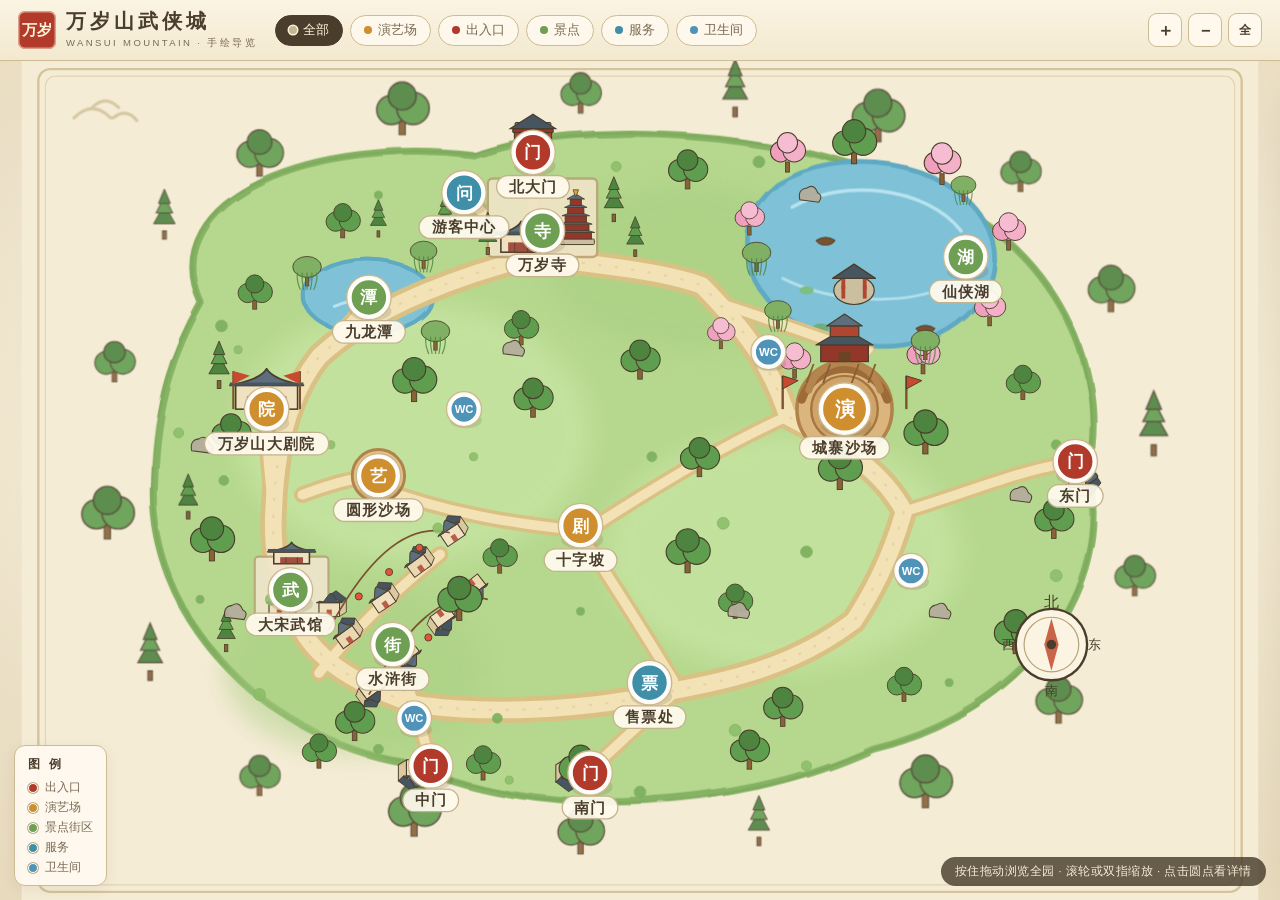
<file: index.html>
<!DOCTYPE html>
<html lang="zh-CN">
<head>
<meta charset="UTF-8">
<meta name="viewport" content="width=device-width,initial-scale=1,maximum-scale=1,user-scalable=no">
<title>万岁山武侠城 · 手绘导览图</title>
<link rel="stylesheet" href="css/style.css">
</head>
<body>
<div id="app">
  <!-- 顶部 -->
  <header class="hud">
    <div class="brand">
      <span class="seal">万岁</span>
      <div class="brand-txt">
        <h1>万岁山武侠城</h1>
        <small>WANSUI MOUNTAIN · 手绘导览</small>
      </div>
    </div>
    <div class="chips" id="chips">
      <button class="chip on" data-cat="all"><span></span>全部</button>
      <button class="chip" data-cat="show"><span style="background:#cf8f2e"></span>演艺场</button>
      <button class="chip" data-cat="gate"><span style="background:#b23a2a"></span>出入口</button>
      <button class="chip" data-cat="spot"><span style="background:#6f9f52"></span>景点</button>
      <button class="chip" data-cat="service"><span style="background:#3f8fa8"></span>服务</button>
      <button class="chip" data-cat="wc"><span style="background:#4f93b8"></span>卫生间</button>
    </div>
    <div class="zooms">
      <button id="zin" aria-label="放大">＋</button>
      <button id="zout" aria-label="缩小">－</button>
      <button id="zfit" aria-label="回到全园" title="回到全园">全</button>
    </div>
  </header>

  <!-- 地图 -->
  <div id="stage">
    <svg id="svg" xmlns="http://www.w3.org/2000/svg">
      <g id="world">
        <g id="art"></g>
        <g id="routeLayer"></g>
        <g id="pins"></g>
      </g>
    </svg>

    <!-- 图例 -->
    <div class="legend">
      <b>图 例</b>
      <i><span style="background:#b23a2a"></span>出入口</i>
      <i><span style="background:#cf8f2e"></span>演艺场</i>
      <i><span style="background:#6f9f52"></span>景点街区</i>
      <i><span style="background:#3f8fa8"></span>服务</i>
      <i><span style="background:#4f93b8"></span>卫生间</i>
    </div>
    <div class="hint">按住拖动浏览全园 · 滚轮或双指缩放 · 点击圆点看详情</div>

    <!-- 详情卡 -->
    <aside id="panel" class="panel"></aside>
  </div>

  <!-- 全屏实景（720° 全景） -->
  <div id="sceneView" aria-hidden="true"></div>
</div>
<script src="vendor/marzipano.js"></script>
<script type="module" src="js/app.js"></script>
</body>
</html>
</file>
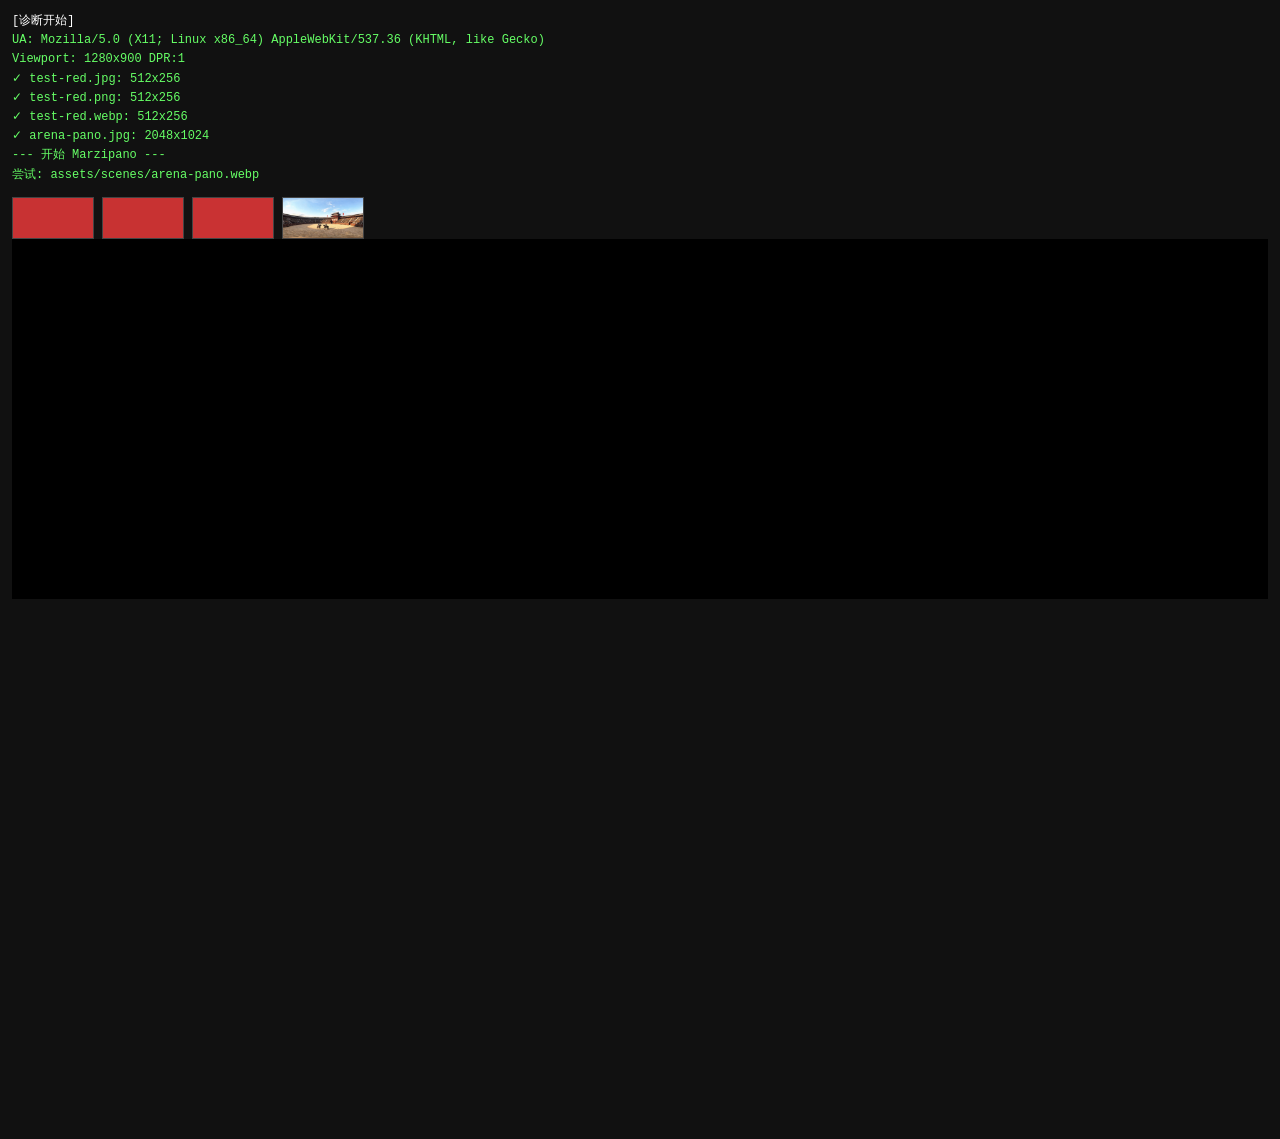
<file: diag-pano.html>
<!DOCTYPE html>
<html>
<head>
<meta charset="UTF-8">
<meta name="viewport" content="width=device-width,initial-scale=1">
<title>Marzipano 诊断</title>
<style>
  body{margin:0;background:#111;color:#fff;font-family:monospace;padding:12px}
  #log{white-space:pre-wrap;font-size:12px;line-height:1.6;margin-bottom:12px;max-height:50vh;overflow-y:auto}
  #pano{width:100%;height:40vh;background:#000}
  #imgs{display:flex;gap:8px;flex-wrap:wrap;margin-top:8px}
  #imgs img{width:80px;height:40px;object-fit:cover;border:1px solid #444}
  .ok{color:#6f6}.err{color:#f66}.warn{color:#fa0}
</style>
</head>
<body>
<div id="log">[诊断开始]</div>
<div id="imgs"></div>
<div id="pano"></div>
<script src="vendor/marzipano.js"></script>
<script>
const log=document.getElementById('log')
const imgsDiv=document.getElementById('imgs')
function L(msg,cls='ok'){ log.innerHTML+=`\n<span class="${cls}">${msg}</span>`; log.scrollTop=log.scrollHeight }

L('UA: ' + navigator.userAgent.substring(0,70))
L('Viewport: ' + innerWidth + 'x' + innerHeight + ' DPR:' + devicePixelRatio)

// 测试 4 张图：小测试图 + 全景图，JPG + WebP + PNG
const tests = [
  { name: 'test-red.jpg', url: 'assets/scenes/test-red.jpg' },
  { name: 'test-red.webp', url: 'assets/scenes/test-red.webp' },
  { name: 'test-red.png', url: 'assets/scenes/test-red.png' },
  { name: 'arena-pano.jpg', url: 'assets/scenes/arena-pano.jpg' },
]

let loaded = 0
tests.forEach(t=>{
  const img = new Image()
  img.onload = ()=>{
    L(`✓ ${t.name}: ${img.naturalWidth}x${img.naturalHeight}`)
    const thumb = document.createElement('img')
    thumb.src = t.url
    thumb.title = t.name
    imgsDiv.appendChild(thumb)
    loaded++
    if(loaded === tests.length) startMarzipano()
  }
  img.onerror = (e)=>{
    L(`✗ ${t.name}: 加载失败`, 'err')
    loaded++
    if(loaded === tests.length) startMarzipano()
  }
  img.src = t.url
})

function startMarzipano(){
  L('--- 开始 Marzipano ---')
  
  // 优先用 WebP，失败回退 JPG
  const tryUrls = ['assets/scenes/arena-pano.webp', 'assets/scenes/arena-pano.jpg']
  let idx = 0
  
  function tryNext(){
    if(idx >= tryUrls.length){
      L('所有格式都失败', 'err')
      return
    }
    const url = tryUrls[idx]
    L('尝试: ' + url)
    
    try{
      const viewer = new Marzipano.Viewer(document.getElementById('pano'), {controls:{mouseViewMode:'drag'}})
      const source = Marzipano.ImageUrlSource.fromString(url)
      const geometry = new Marzipano.EquirectGeometry([{width:2048}])
      const limiter = Marzipano.RectilinearView.limit.traditional(2048, 120*Math.PI/180, 176*Math.PI/180)
      const view = new Marzipano.RectilinearView({yaw:0,pitch:0,fov:1.3}, limiter)
      const scene = viewer.createScene({source, geometry, view})
      
      // 监听纹理加载
      const layer = scene.listLayers()[0]
      let textureLoaded = false
      
      const checkTimer = setInterval(()=>{
        const tex = layer.texture()
        if(tex && !textureLoaded){
          textureLoaded = true
          clearInterval(checkTimer)
          L('纹理加载成功: ' + url)
          scene.switchTo({transitionDuration:0})
          L('switchTo 完成')
        }
      }, 100)
      
      // 5秒超时
      setTimeout(()=>{
        if(!textureLoaded){
          clearInterval(checkTimer)
          L('纹理加载超时: ' + url, 'err')
          viewer.destroy()
          idx++
          tryNext()
        }
      }, 5000)
      
    }catch(e){
      L('异常: ' + e.message, 'err')
      idx++
      tryNext()
    }
  }
  
  tryNext()
}
</script>
</body>
</html>
</file>
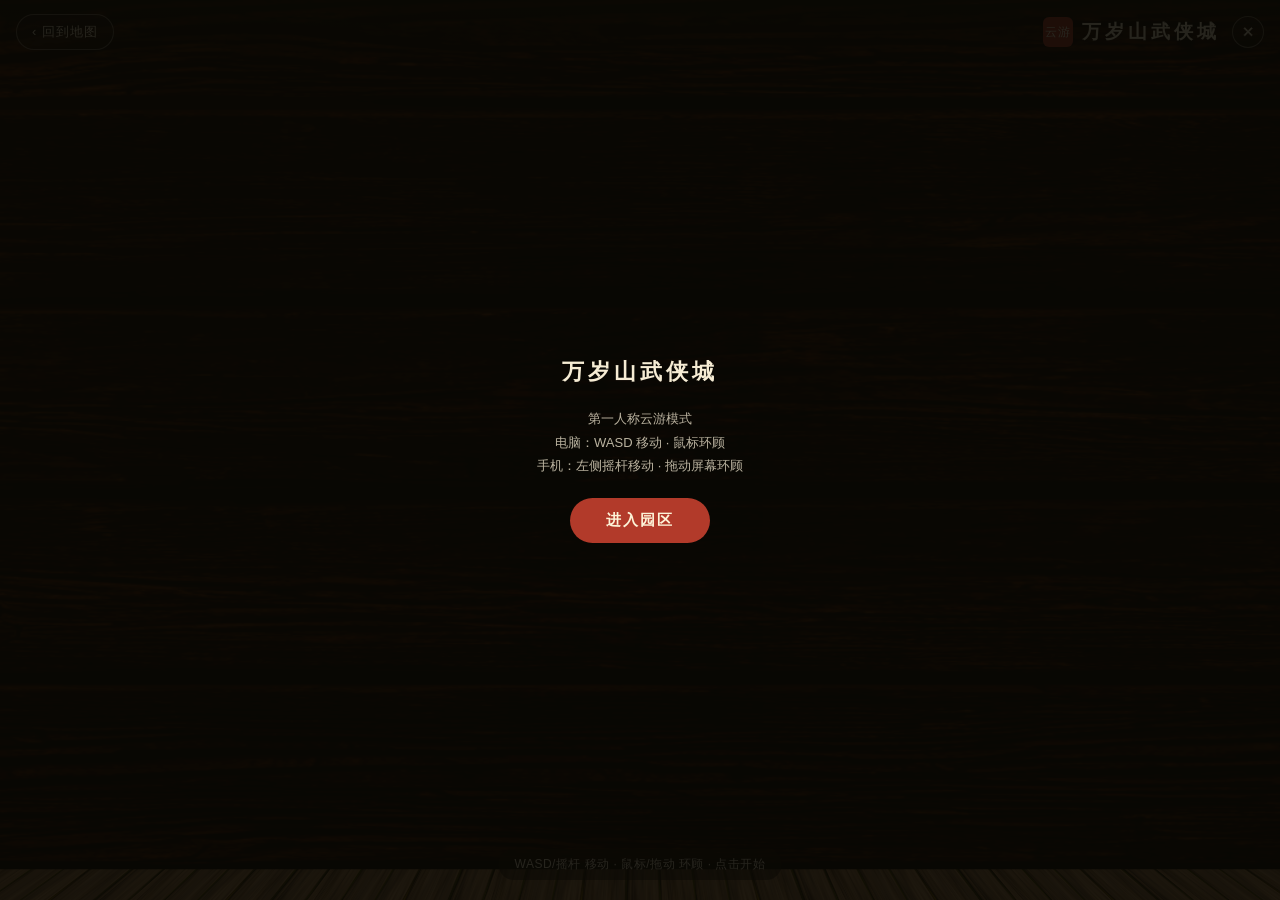
<file: walk-arena.html>
<!DOCTYPE html>
<html lang="zh-CN">
<head>
<meta charset="UTF-8">
<meta name="viewport" content="width=device-width,initial-scale=1,maximum-scale=1,user-scalable=no">
<title>万岁山武侠城 · 云游</title>
<style>
  *{margin:0;padding:0;box-sizing:border-box}
  body{overflow:hidden;background:#1a1510;font-family:"PingFang SC","Microsoft YaHei",sans-serif}
  #app{position:fixed;inset:0}
  canvas{display:block}
  .hud{position:fixed;top:0;left:0;right:0;z-index:10;display:flex;align-items:center;gap:12px;
    padding:14px 16px;background:linear-gradient(180deg,rgba(10,8,4,.72),transparent);pointer-events:none}
  .hud>*{pointer-events:auto}
  .btn-back{border:1px solid rgba(246,236,212,.4);background:rgba(20,14,8,.5);color:#f6ecd4;
    font-size:13px;padding:8px 15px;border-radius:999px;letter-spacing:1px;cursor:pointer}
  .title{margin-left:auto;display:flex;align-items:center;gap:9px}
  .title span{display:inline-flex;align-items:center;justify-content:center;width:30px;height:30px;
    background:#b23a2a;color:#fdf3d8;font-size:12px;border-radius:6px;letter-spacing:1px}
  .title b{font-size:19px;letter-spacing:4px;color:#f6ecd4;text-shadow:0 2px 10px rgba(0,0,0,.5)}
  .btn-x{width:32px;height:32px;border-radius:50%;border:1px solid rgba(246,236,212,.4);
    background:rgba(20,14,8,.5);color:#f6ecd4;font-size:13px;line-height:1;cursor:pointer}
  .hint{position:fixed;bottom:20px;left:50%;transform:translateX(-50%);z-index:10;
    background:rgba(20,14,8,.55);color:#f6ecd4;font-size:12px;padding:7px 16px;border-radius:999px;
    letter-spacing:.5px;pointer-events:none;white-space:nowrap}
  #joystick{position:fixed;bottom:90px;left:24px;z-index:20;width:110px;height:110px;
    border-radius:50%;background:rgba(20,14,8,.35);border:1.5px solid rgba(246,236,212,.25);
    display:none;touch-action:none}
  #joystick .stick{position:absolute;left:50%;top:50%;width:44px;height:44px;border-radius:50%;
    background:rgba(246,236,212,.5);transform:translate(-50%,-50%);transition:transform .1s}
  #overlay{position:fixed;inset:0;z-index:100;background:rgba(10,8,4,.88);display:flex;
    flex-direction:column;align-items:center;justify-content:center;gap:20px;color:#f6ecd4;
    pointer-events:auto}
  #overlay h2{font-size:22px;letter-spacing:4px;font-weight:700}
  #overlay p{font-size:13px;opacity:.75;line-height:1.8;text-align:center;max-width:280px}
  #overlay .start{background:#b23a2a;color:#fdf3d8;border:none;padding:13px 36px;font-size:15px;
    border-radius:999px;letter-spacing:2px;cursor:pointer;font-weight:700}
  @media (max-width:720px){
    #joystick{display:block}
    .hint{bottom:210px}
  }
</style>
</head>
<body>
<div id="app"></div>

<div class="hud">
  <button class="btn-back" id="btnBack">‹ 回到地图</button>
  <div class="title"><span>云游</span><b>万岁山武侠城</b></div>
  <button class="btn-x" id="btnX">✕</button>
</div>

<div class="hint">WASD/摇杆 移动 · 鼠标/拖动 环顾 · 点击开始</div>

<div id="joystick"><div class="stick"></div></div>

<div id="overlay">
  <h2>万岁山武侠城</h2>
  <p>第一人称云游模式<br>
  电脑：WASD 移动 · 鼠标环顾<br>
  手机：左侧摇杆移动 · 拖动屏幕环顾</p>
  <button class="start" id="btnStart">进入园区</button>
</div>

<script type="importmap">
{ "imports": { "three": "./vendor/three.module.js" } }
</script>
<script type="module">
import * as THREE from 'three'

/* ==================== 场景 ==================== */
const scene = new THREE.Scene()
scene.background = new THREE.Color(0xc8a878)  /* 黄昏天色 */
scene.fog = new THREE.Fog(0xc8a868, 60, 250)

/* ==================== 相机 ==================== */
const camera = new THREE.PerspectiveCamera(72, innerWidth/innerHeight, 0.1, 500)
camera.position.set(0, 1.7, 80)

/* ==================== 渲染器 ==================== */
const renderer = new THREE.WebGLRenderer({ antialias:true, powerPreference:'high-performance' })
renderer.setSize(innerWidth, innerHeight)
renderer.setPixelRatio(Math.min(devicePixelRatio, 2))
renderer.shadowMap.enabled = true
renderer.shadowMap.type = THREE.PCFSoftShadowMap
renderer.toneMapping = THREE.ACESFilmicToneMapping
renderer.toneMappingExposure = 1.0
document.getElementById('app').appendChild(renderer.domElement)

/* ==================== 灯光：黄昏氛围 ==================== */
scene.add(new THREE.AmbientLight(0xffd4a0, 0.35))
/* 主光源：夕阳 */
const sun = new THREE.DirectionalLight(0xffb060, 1.5)
sun.position.set(-40, 60, 60)
sun.castShadow = true
sun.shadow.mapSize.set(4096, 4096)
sun.shadow.camera.near = 1
sun.shadow.camera.far = 300
sun.shadow.camera.left = -80
sun.shadow.camera.right = 80
sun.shadow.camera.top = 80
sun.shadow.camera.bottom = -80
sun.shadow.bias = -0.002
scene.add(sun)
/* 补光 */
const fill = new THREE.DirectionalLight(0x87CEEB, 0.2)
fill.position.set(30, 40, -30)
scene.add(fill)
/* 底部环境光 */
const hemi = new THREE.HemisphereLight(0xffd4a0, 0x5a4a32, 0.2)
scene.add(hemi)

/* ==================== 纹理加载器 ==================== */
const texLoader = new THREE.TextureLoader()
function loadTex(url, repeat=1){
  const t = texLoader.load(url)
  t.wrapS = t.wrapT = THREE.RepeatWrapping
  t.repeat.set(repeat, repeat)
  t.colorSpace = THREE.SRGBColorSpace
  return t
}

/* ==================== 材质（真实纹理） ==================== */
const M = {
  ground: new THREE.MeshStandardMaterial({ map:loadTex('assets/textures/ground-dirt.jpg', 20), roughness:0.95 }),
  path: new THREE.MeshStandardMaterial({ map:loadTex('assets/textures/stone-path.jpg', 15), roughness:0.9 }),
  sand: new THREE.MeshStandardMaterial({ color:0xc2a878, roughness:0.92 }),
  wood: new THREE.MeshStandardMaterial({ map:loadTex('assets/textures/wood-plank.jpg', 2), roughness:0.85 }),
  woodDark: new THREE.MeshStandardMaterial({ map:loadTex('assets/textures/wood-plank.jpg', 1), roughness:0.9, color:0x8a7a6a }),
  roof: new THREE.MeshStandardMaterial({ map:loadTex('assets/textures/roof-tile.jpg', 4), roughness:0.85 }),
  roofRed: new THREE.MeshStandardMaterial({ map:loadTex('assets/textures/roof-tile.jpg', 4), roughness:0.85, color:0xcc5544 }),
  stone: new THREE.MeshStandardMaterial({ map:loadTex('assets/textures/wall-brick.jpg', 8), roughness:0.95 }),
  water: new THREE.MeshStandardMaterial({ color:0x3a8ab8, roughness:0.1, metalness:0.3, transparent:true, opacity:0.85 }),
  leaf: new THREE.MeshStandardMaterial({ color:0x5a8a4a, roughness:0.9 }),
  trunk: new THREE.MeshStandardMaterial({ color:0x6a5a42, roughness:0.95 }),
  lantern: new THREE.MeshStandardMaterial({ color:0xff6a3a, roughness:0.6, emissive:0xff8a5a, emissiveIntensity:0.5 }),
  gold: new THREE.MeshStandardMaterial({ color:0xd9a53c, roughness:0.3, metalness:0.7 }),
}

/* ==================== 工具函数 ==================== */
function box(w,h,d,mat,x=0,y=0,z=0,ry=0){
  const m=new THREE.Mesh(new THREE.BoxGeometry(w,h,d),mat)
  m.position.set(x,y,z)
  m.rotation.y=ry
  m.castShadow=true;m.receiveShadow=true
  scene.add(m);return m
}
function cyl(rt,rb,h,seg,mat,x=0,y=0,z=0){
  const m=new THREE.Mesh(new THREE.CylinderGeometry(rt,rb,h,seg),mat)
  m.position.set(x,y,z)
  m.castShadow=true;m.receiveShadow=true
  scene.add(m);return m
}
function cone(r,h,seg,mat,x=0,y=0,z=0){
  const m=new THREE.Mesh(new THREE.ConeGeometry(r,h,seg),mat)
  m.position.set(x,y,z)
  m.castShadow=true;m.receiveShadow=true
  scene.add(m);return m
}
function plane(w,h,mat,x=0,y=0,z=0,rx=0,ry=0){
  const m=new THREE.Mesh(new THREE.PlaneGeometry(w,h),mat)
  m.position.set(x,y,z);m.rotation.x=rx;m.rotation.y=ry
  m.receiveShadow=true
  scene.add(m);return m
}

/* ==================== 精细建筑函数 ==================== */
/* 精细门楼（多层屋檐+斗拱+雕花） */
function gateTower(x,z,w,d,h,mat){
  /* 主体 */
  box(w,h,d,mat,x,h/2,z)
  /* 三层屋檐 */
  for(let i=0;i<3;i++){
    const s=1.15-i*0.1, sy=h+1.2+i*1.8
    box(w*s,0.25,d*s,M.roof,x,sy,z)
    /* 飞檐翘角 */
    const corner=new THREE.Mesh(new THREE.ConeGeometry(0.8,1.2,4),M.roof)
    corner.position.set(x+w*s/2,sy+0.4,z+d*s/2)
    corner.rotation.z=Math.PI/4
    scene.add(corner)
  }
  /* 斗拱层 */
  for(let i=0;i<3;i++){
    const dy=h+0.6+i*1.8
    for(let j=-2;j<=2;j++){
      box(0.4,0.6,0.4,M.woodDark,x+j*(w/4),dy,z+d/2+0.2)
    }
  }
  /* 门柱 */
  cyl(0.5,0.6,h,8,M.woodDark,x-w/3,h/2,z)
  cyl(0.5,0.6,h,8,M.woodDark,x+w/3,h/2,z)
  /* 匾额 */
  box(w*0.5,h*0.15,0.3,M.gold,x,h+0.3,z+d/2+0.3)
}

/* 精细塔楼 */
function pagoda(x,z,levels){
  /* 塔基 */
  box(8,2,8,M.stone,x,1,z)
  /* 塔身 */
  for(let i=0;i<levels;i++){
    const s=6-i*0.8, y=2+i*3.5
    box(s,2.8,s,M.wood,x,y+1.4,z)
    /* 每层屋檐 */
    box(s+1.5,0.3,s+1.5,M.roof,x,y+2.9,z)
    /* 飞檐 */
    for(let j=0;j<4;j++){
      const a=j*Math.PI/2
      const corner=new THREE.Mesh(new THREE.ConeGeometry(0.5,0.8,4),M.roof)
      corner.position.set(x+Math.cos(a)*(s+1.5)/2,y+3.3,z+Math.sin(a)*(s+1.5)/2)
      corner.rotation.z=Math.PI/4
      scene.add(corner)
    }
    /* 栏杆 */
    box(s+0.8,0.5,s+0.8,M.woodDark,x,y+2.6,z)
  }
  /* 塔尖 */
  cone(2.5,3,4,M.gold,x,2+levels*3.5,z)
}

/* 精细商铺 */
function shopHouse(x,z,ry){
  const g=new THREE.Group()
  /* 主体 */
  box(6,5,5,M.wood,x,2.5,z,ry)
  /* 两层屋檐 */
  box(7,0.25,6,M.roof,x,5.2,z,ry)
  box(7.5,0.25,6.5,M.roof,x,6.5,z,ry)
  /* 门板+门楣 */
  box(2.5,3,0.12,M.woodDark,x,1.5,z+2.55,ry)
  box(3,0.4,0.15,M.gold,x,3.2,z+2.6,ry)
  /* 灯笼 */
  const l1=cyl(0.35,0.35,1,8,M.lantern,x-1.8,3.5,z+2.6)
  const l2=cyl(0.35,0.35,1,8,M.lantern,x+1.8,3.5,z+2.6)
  /* 幌子 */
  box(1,1.5,0.06,M.roofRed,x,3,z+2.7,ry)
  /* 台阶 */
  box(4,0.3,1,M.stone,x,0.15,z+2.5,ry)
  scene.add(g)
}

/* 精细树 */
function tree(x,z,s=1){
  /* 树干分段 */
  cyl(0.25*s,0.3*s,2*s,6,M.trunk,x,s,z)
  cyl(0.2*s,0.25*s,1.5*s,6,M.trunk,x,2.5*s,z)
  /* 树冠（多层） */
  cone(2.5*s,3.5*s,8,M.leaf,x,4.5*s,z)
  cone(1.8*s,3*s,8,M.leaf,x,6*s,z)
  cone(1.2*s,2*s,8,M.leaf,x,7.5*s,z)
}

/* 精细路灯 */
function lampPost(x,z){
  /* 石座 */
  cyl(0.3,0.35,0.5,8,M.stone,x,0.25,z)
  /* 木杆 */
  cyl(0.1,0.12,3,6,M.woodDark,x,2,z)
  /* 灯笼 */
  cyl(0.35,0.35,0.8,8,M.lantern,x,3.8,z)
  /* 顶部装饰 */
  cone(0.25,0.4,4,M.gold,x,4.3,z)
  /* 光晕 */
  const glow=new THREE.PointLight(0xff8a5a,0.8,12)
  glow.position.set(x,3.8,z)
  scene.add(glow)
}

/* ==================== 地面 ==================== */
plane(160,300,M.ground,0,0,0,-Math.PI/2)

/* ==================== 护城河 ==================== */
plane(20,280,M.water,-70,0.01,0,-Math.PI/2)
plane(140,20,M.water,0,0.01,-130,-Math.PI/2)

/* ==================== 主路 ==================== */
plane(10,240,M.path,0,0.01,0,-Math.PI/2)
plane(80,8,M.path,-30,0.01,-20,-Math.PI/2)
plane(80,8,M.path,30,0.01,-20,-Math.PI/2)
plane(80,8,M.path,0,0.01,40,-Math.PI/2)
plane(80,8,M.path,0,0.01,-60,-Math.PI/2)

/* ==================== 北大门 ==================== */
gateTower(0,75,16,5,10,M.woodDark)
/* 两侧围墙 */
box(40,6,3,M.stone,-30,3,75)
box(40,6,3,M.stone,30,3,75)

/* ==================== 武侠广场 ==================== */
plane(30,30,M.path,0,0.02,20,-Math.PI/2)
cyl(4,4.5,1,12,M.stone,0,0.5,20)
cyl(3.5,3.5,0.8,12,M.ground,0,1.2,20)
/* 中心雕塑 */
cyl(0.8,1,4,8,M.stone,0,2,20)
cone(1.5,2,4,M.gold,0,5,20)

/* ==================== 城寨沙场 ==================== */
const arenaX=25, arenaZ=-40
{
  const g=new THREE.Mesh(new THREE.CircleGeometry(22,32),M.sand)
  g.rotation.x=-Math.PI/2;g.position.set(arenaX,0.02,arenaZ)
  g.scale.set(1.2,1,1)
  g.receiveShadow=true;scene.add(g)
}

/* 精细看台 */
for(let i=0;i<4;i++){
  const r=14+i*3, h=1+i*0.9
  const seat=new THREE.Mesh(new THREE.TorusGeometry(r,1.8,6,32,Math.PI),M.wood)
  seat.rotation.x=Math.PI/2
  seat.position.set(arenaX-5,h/2,arenaZ)
  seat.castShadow=true;seat.receiveShadow=true
  scene.add(seat)
  /* 栏杆 */
  const rail=new THREE.Mesh(new THREE.TorusGeometry(r+0.5,0.15,4,32,Math.PI),M.woodDark)
  rail.rotation.x=Math.PI/2
  rail.position.set(arenaX-5,h+0.5,arenaZ)
  scene.add(rail)
}

/* 主看台顶棚（双层） */
box(28,0.4,8,M.roof,arenaX-12,7,arenaZ)
box(30,0.4,9,M.roof,arenaX-12,9.5,arenaZ)
box(32,0.3,10,M.roofRed,arenaX-12,11,arenaZ)
/* 顶棚支柱 */
for(let i=-3;i<=3;i++){
  cyl(0.4,0.45,7,6,M.woodDark,arenaX-12+i*7,3.5,arenaZ)
}
/* 顶棚飞檐 */
for(let i=-3;i<=3;i++){
  const corner=new THREE.Mesh(new THREE.ConeGeometry(1,1.5,4),M.roof)
  corner.position.set(arenaX-12+i*7,10,arenaZ+4)
  corner.rotation.z=Math.PI/4
  scene.add(corner)
}

/* 中央演武台（祝家庄城楼） */
box(8,6,6,M.wood,arenaX,3,arenaZ)
box(9,0.3,7,M.roof,arenaX,6.2,arenaZ)
cone(3,2.5,4,M.roof,arenaX,8,arenaZ)
/* 城楼旗帜 */
cyl(0.08,0.1,4,6,M.woodDark,arenaX,10,arenaZ)
plane(2,1.2,M.roofRed,arenaX+1,11,arenaZ,0,0)

/* 战鼓 */
cyl(1.5,1.5,1.8,12,M.roofRed,arenaX-8,0.9,arenaZ-8)
cyl(0.25,0.25,2.5,6,M.woodDark,arenaX-8,2.15,arenaZ-8)
/* 鼓架 */
box(2,0.2,1,M.woodDark,arenaX-8,1.8,arenaZ-8)

/* 旗帜 */
for(let i=0;i<8;i++){
  const a=(i-3.5)*0.25
  const fx=arenaX+Math.sin(a)*20, fz=arenaZ+Math.cos(a)*14
  cyl(0.1,0.12,7,6,M.woodDark,fx,3.5,fz)
  const flag=plane(2.5,1.5,M.roofRed,fx,5.5,fz,0,Math.PI/2+a)
}

/* 马桩 */
for(let i=0;i<5;i++){
  const mx=arenaX-10+i*5, mz=arenaZ+12
  cyl(0.18,0.2,1.5,6,M.woodDark,mx,0.75,mz)
  box(1,0.35,0.35,M.woodDark,mx,1.4,mz)
}

/* ==================== 仙侠湖 ==================== */
const lakeX=0, lakeZ=-10
{
  const g1=new THREE.Mesh(new THREE.CircleGeometry(15,24),M.water)
  g1.rotation.x=-Math.PI/2;g1.position.set(lakeX,0.01,lakeZ)
  scene.add(g1)
  const g2=new THREE.Mesh(new THREE.CircleGeometry(10,20),M.water)
  g2.rotation.x=-Math.PI/2;g2.position.set(lakeX-12,0.01,lakeZ+5)
  scene.add(g2)
  const g3=new THREE.Mesh(new THREE.CircleGeometry(8,18),M.water)
  g3.rotation.x=-Math.PI/2;g3.position.set(lakeX+10,0.01,lakeZ-3)
  scene.add(g3)
}

/* 精细湖心亭 */
const px=lakeX, pz=lakeZ
cyl(0.5,0.6,1,8,M.stone,px,0.5,pz)
for(let i=0;i<4;i++){
  const a=i*Math.PI/2
  cyl(0.18,0.2,4,6,M.wood,px+Math.cos(a)*2.5,2,pz+Math.sin(a)*2.5)
}
box(6,0.3,6,M.roof,px,4.3,pz)
cone(4,2.5,4,M.roof,px,5.8,pz)
/* 亭内桌椅 */
cyl(0.6,0.6,0.1,8,M.woodDark,px,0.55,pz)
cyl(0.15,0.15,0.6,6,M.woodDark,px,0.85,pz)

/* 曲桥 */
const bridgePts=[
  [lakeX-18,lakeZ+10],[lakeX-12,lakeZ+6],[lakeX-6,lakeZ+3],[px,pz]
]
for(let i=0;i<bridgePts.length-1;i++){
  const [x1,z1]=bridgePts[i],[x2,z2]=bridgePts[i+1]
  const dx=x2-x1,dz=z2-z1,len=Math.hypot(dx,dz)
  const ang=Math.atan2(dx,dz)
  box(3,0.25,len,M.wood,(x1+x2)/2,0.6,(z1+z2)/2,ang)
  box(0.12,1,len,M.woodDark,(x1+x2)/2-1.4*Math.cos(ang),1.1,(z1+z2)/2+1.4*Math.sin(ang),ang)
  box(0.12,1,len,M.woodDark,(x1+x2)/2+1.4*Math.cos(ang),1.1,(z1+z2)/2-1.4*Math.sin(ang),ang)
}

/* ==================== 水浒街 ==================== */
const streetX=15, streetZ=30
plane(40,8,M.path,streetX,0.01,streetZ,-Math.PI/2)
shopHouse(streetX-10,streetZ-5,0)
shopHouse(streetX+10,streetZ-5,0)
shopHouse(streetX-10,streetZ+5,Math.PI)
shopHouse(streetX+10,streetZ+5,Math.PI)

/* ==================== 万岁寺 ==================== */
pagoda(35,-60,5)

/* ==================== 大宋武馆 ==================== */
const gymX=-25, gymZ=20
plane(18,18,M.sand,gymX,0.01,gymZ,-Math.PI/2)
box(10,6,7,M.wood,gymX,3,gymZ-10)
box(11,0.35,8,M.roof,gymX,6.2,gymZ-10)
/* 兵器架 */
for(let i=0;i<3;i++){
  const bx=gymX-5+i*5, bz=gymZ+6
  box(0.35,3,0.35,M.woodDark,bx,1.5,bz)
  box(2.5,0.2,0.2,M.woodDark,bx,2.8,bz)
  cyl(0.04,0.04,3.5,6,M.stone,bx-0.6,2.9,bz)
  cyl(0.04,0.04,3.5,6,M.stone,bx+0.6,2.9,bz)
}

/* ==================== 树木 ==================== */
tree(-10,50); tree(10,50)
tree(-10,30); tree(10,30)
tree(-10,10); tree(10,10)
tree(-10,-10); tree(10,-10)
tree(-10,-30); tree(10,-30)
tree(-10,-50); tree(10,-50)
tree(lakeX-20,lakeZ+15); tree(lakeX+18,lakeZ+10)
tree(lakeX-15,lakeZ-12); tree(lakeX+12,lakeZ-15)

/* ==================== 路灯 ==================== */
lampPost(-8,60); lampPost(8,60)
lampPost(-8,40); lampPost(8,40)
lampPost(-8,0); lampPost(8,0)
lampPost(-8,-20); lampPost(8,-20)
lampPost(-8,-40); lampPost(8,-40)
lampPost(-8,-60); lampPost(8,-60)

/* ==================== 第一人称控制 ==================== */
let moveF=false,moveB=false,moveL=false,moveR=false
let joyX=0,joyY=0
const isMobile='ontouchstart' in window

const onKey=(e,down)=>{
  switch(e.code){
    case 'KeyW':case 'ArrowUp':moveF=down;break
    case 'KeyS':case 'ArrowDown':moveB=down;break
    case 'KeyA':case 'ArrowLeft':moveL=down;break
    case 'KeyD':case 'ArrowRight':moveR=down;break
  }
}
addEventListener('keydown',e=>onKey(e,true))
addEventListener('keyup',e=>onKey(e,false))

/* 虚拟摇杆 */
const joy=document.getElementById('joystick')
const stick=joy.querySelector('.stick')
let joyActive=false,joyRect=null
joy.addEventListener('pointerdown',e=>{
  joyActive=true;joyRect=joy.getBoundingClientRect()
  joy.setPointerCapture(e.pointerId)
})
joy.addEventListener('pointermove',e=>{
  if(!joyActive)return
  const cx=joyRect.left+joyRect.width/2,cy=joyRect.top+joyRect.height/2
  const dx=e.clientX-cx,dy=e.clientY-cy
  const dist=Math.hypot(dx,dy),max=joyRect.width/2-22
  const cl=Math.min(dist,max)
  const ang=Math.atan2(dy,dx)
  joyX=-Math.cos(ang)*cl/max
  joyY=-Math.sin(ang)*cl/max
  stick.style.transform=`translate(${-50+Math.cos(ang)*cl}%,${-50+Math.sin(ang)*cl}%)`
})
joy.addEventListener('pointerup',()=>{
  joyActive=false;joyX=0;joyY=0
  stick.style.transform='translate(-50%,-50%)'
})

/* 触摸环顾 */
let touchId=null,touchLX=0,touchLY=0
renderer.domElement.addEventListener('touchstart',e=>{
  if(touchId===null){
    const t=e.changedTouches[0]
    touchId=t.identifier;touchLX=t.clientX;touchLY=t.clientY
  }
})
renderer.domElement.addEventListener('touchmove',e=>{
  if(touchId===null)return
  const t=[...e.changedTouches].find(t=>t.identifier===touchId)
  if(!t)return
  const dx=t.clientX-touchLX,dy=t.clientY-touchLY
  touchLX=t.clientX;touchLY=t.clientY
  camera.rotation.y-=dx*0.003
  camera.rotation.x-=dy*0.003
  camera.rotation.x=Math.max(-1.4,Math.min(1.4,camera.rotation.x))
})
renderer.domElement.addEventListener('touchend',()=>{touchId=null})

/* 鼠标环顾 */
let mouseDown=false,mouseLX=0,mouseLY=0
renderer.domElement.addEventListener('mousedown',e=>{
  if(isMobile)return
  mouseDown=true;mouseLX=e.clientX;mouseLY=e.clientY
})
renderer.domElement.addEventListener('mousemove',e=>{
  if(!mouseDown||isMobile)return
  const dx=e.clientX-mouseLX,dy=e.clientY-mouseLY
  mouseLX=e.clientX;mouseLY=e.clientY
  camera.rotation.y-=dx*0.002
  camera.rotation.x-=dy*0.002
  camera.rotation.x=Math.max(-1.4,Math.min(1.4,camera.rotation.x))
})
renderer.domElement.addEventListener('mouseup',()=>{mouseDown=false})
renderer.domElement.addEventListener('mouseleave',()=>{mouseDown=false})

/* 开始 */
const overlay=document.getElementById('overlay')
function startGame(){
  overlay.style.display='none'
}
const btnStart=document.getElementById('btnStart')
btnStart.addEventListener('click',startGame)
btnStart.addEventListener('touchstart',(e)=>{e.preventDefault();startGame()},{passive:false})

/* 退出 */
function goBack(){location.href='index.html'}
document.getElementById('btnBack').addEventListener('click',goBack)
document.getElementById('btnX').addEventListener('click',goBack)
addEventListener('keydown',e=>{if(e.key==='Escape'&&overlay.style.display==='none')goBack()})

/* ---------- 主循环 ---------- */
const vel=new THREE.Vector3()
const dir=new THREE.Vector3()
let prevT=performance.now()

function tick(){
  requestAnimationFrame(tick)
  const now=performance.now()
  const dt=Math.min((now-prevT)/1000,0.1)
  prevT=now

  /* 移动 */
  vel.x-=vel.x*8*dt
  vel.z-=vel.z*8*dt
  dir.z=Number(moveF)-Number(moveB)+joyY
  dir.x=Number(moveR)-Number(moveL)+joyX
  dir.normalize()
  const speed=6
  if(moveF||moveB)vel.z-=dir.z*speed*dt
  if(moveL||moveR)vel.x-=dir.x*speed*dt
  if(joyX||joyY){
    vel.z-=joyY*speed*dt
    vel.x-=joyX*speed*dt
  }

  /* 基于相机朝向的相对移动 */
  const yaw=camera.rotation.y
  const sin=Math.sin(yaw),cos=Math.cos(yaw)
  const worldVX=vel.x*cos-vel.z*sin
  const worldVZ=vel.x*sin+vel.z*cos
  camera.position.x+=worldVX
  camera.position.z+=worldVZ

  renderer.render(scene,camera)
}
tick()

/* ---------- resize ---------- */
addEventListener('resize',()=>{
  camera.aspect=innerWidth/innerHeight
  camera.updateProjectionMatrix()
  renderer.setSize(innerWidth,innerHeight)
})
</script>
</body>
</html>
</file>
<file: css/style.css>
/* ============ 万岁山手绘导览 · 国风视觉 ============ */
:root{
  --ink:#4a3d2c; --ink2:#7a6a52;
  --paper:#fbf4e2; --paper2:#f5ecd6; --line:#cdbb94;
  --zhu:#b23a2a; --jin:#d9a53c; --pine:#6f9f52; --blue:#3f8fa8;
  --card:#fffaf0;
  --serif:"STKaiti","KaiTi","Songti SC","STSong",serif;
  --sans:"PingFang SC","Microsoft YaHei",sans-serif;
}
*{margin:0;padding:0;box-sizing:border-box}
html,body{height:100%;overflow:hidden}
body{font-family:var(--sans);color:var(--ink);background:#e9dfc8;-webkit-font-smoothing:antialiased}
button{font-family:inherit;cursor:pointer}

#app{position:fixed;inset:0;display:flex;flex-direction:column}

/* ---------- 顶部 HUD ---------- */
.hud{position:relative;z-index:20;display:flex;align-items:center;gap:16px;
  padding:10px 18px;background:linear-gradient(180deg,#fbf4e2,#f3e9d0);
  border-bottom:1px solid var(--line)}
.brand{display:flex;align-items:center;gap:10px;flex-shrink:0}
.seal{display:inline-flex;align-items:center;justify-content:center;width:38px;height:38px;
  background:var(--zhu);color:#fdf3d8;font-family:var(--serif);font-size:15px;font-weight:700;
  border-radius:7px;letter-spacing:1;box-shadow:inset 0 0 0 1.5px rgba(253,243,216,.55)}
.brand-txt h1{font-family:var(--serif);font-size:20px;letter-spacing:4px;line-height:1.1}
.brand-txt small{font-size:9.5px;letter-spacing:2.4px;color:var(--ink2)}

.chips{display:flex;gap:7px;overflow-x:auto;flex:1;scrollbar-width:none;padding:2px}
.chips::-webkit-scrollbar{display:none}
.chip{display:inline-flex;align-items:center;gap:6px;white-space:nowrap;flex-shrink:0;
  border:1px solid var(--line);background:rgba(255,250,240,.85);color:var(--ink2);
  padding:6px 13px;border-radius:999px;font-size:12.5px;transition:all .18s}
.chip span{width:8px;height:8px;border-radius:50%;background:#c4b696}
.chip:hover{border-color:#a8956c;color:var(--ink)}
.chip.on{background:var(--ink);border-color:var(--ink);color:#fdf3d8}
.chip.on span{box-shadow:0 0 0 1.5px #fdf3d8}

.zooms{display:flex;gap:6px;flex-shrink:0}
.zooms button{width:34px;height:34px;border-radius:9px;border:1px solid var(--line);
  background:rgba(255,250,240,.9);font-size:17px;font-weight:700;color:var(--ink);line-height:1}
.zooms button:last-child{font-size:12px;letter-spacing:0}
.zooms button:active{transform:translateY(1px)}

/* ---------- 地图舞台 ---------- */
#stage{position:relative;flex:1;overflow:hidden;
  background:radial-gradient(120% 120% at 50% 30%,#f8f0dc,#ecdfc2)}
#svg{position:absolute;inset:0;width:100%;height:100%;touch-action:none;cursor:grab}
#svg:active{cursor:grabbing}

/* POI 标记 */
.pin{cursor:pointer}
.pin text{pointer-events:none}
.pin .disc{transition:transform .18s;transform-origin:center;transform-box:fill-box}
.pin:hover .disc{transform:scale(1.1)}
.pin.plaque,.pin .plaque{transition:opacity .18s}
.pin.dim{opacity:.16;pointer-events:none}
.pinpulse{animation:pulse 2.1s ease-out infinite}
@keyframes pulse{0%{r:20;opacity:.85}70%{opacity:0}100%{r:38;opacity:0}}
.pinpop{animation:pop .45s cubic-bezier(.2,1.4,.4,1) both;transform-box:fill-box;transform-origin:center}
@keyframes pop{from{transform:scale(0)}to{transform:scale(1)}}
.pin .plaque-wc{opacity:0}
.pin:hover .plaque-wc,.pin.selected .plaque-wc{opacity:1}
.pin.selected .ring{stroke:var(--jin);stroke-width:2.4}
.pin.selected .disc{transform:scale(1.12)}

.ripple{animation:ripplemove 6s linear infinite}
@keyframes ripplemove{to{stroke-dashoffset:-80}}

/* 图例 / 提示 */
.legend{position:absolute;left:14px;bottom:14px;z-index:10;background:rgba(255,250,240,.92);
  border:1px solid var(--line);border-radius:11px;padding:10px 13px;
  display:flex;flex-direction:column;gap:5px;font-size:11.5px;color:var(--ink2);
  box-shadow:0 4px 14px rgba(90,70,35,.08)}
.legend b{font-family:var(--serif);letter-spacing:3px;color:var(--ink);font-size:12px;margin-bottom:2px}
.legend i{display:flex;align-items:center;gap:7px;font-style:normal}
.legend span{width:10px;height:10px;border-radius:50%;border:1.5px solid #fff;box-shadow:0 0 0 1px #bcae8c}
.hint{position:absolute;right:14px;bottom:14px;z-index:10;
  background:rgba(74,61,44,.82);color:#f6ecd4;font-size:11.5px;padding:7px 14px;border-radius:999px;
  letter-spacing:.5px}

/* ---------- 详情卡 ---------- */
.panel{position:absolute;z-index:30;right:16px;top:16px;bottom:16px;width:336px;
  background:var(--card);border:1px solid var(--line);border-radius:16px;
  box-shadow:0 18px 46px rgba(70,50,20,.22);overflow:hidden;
  display:flex;flex-direction:column;
  transform:translateX(calc(100% + 40px));transition:transform .42s cubic-bezier(.22,1,.36,1)}
.panel.show{transform:none}
.p-head{position:relative;display:flex;align-items:center;gap:12px;padding:16px 16px 15px;color:#fdf3d8}
.p-char{flex-shrink:0;display:flex;align-items:center;justify-content:center;width:44px;height:44px;
  border-radius:50%;background:rgba(255,250,240,.18);border:1.5px solid rgba(253,243,216,.75);
  font-size:19px;font-weight:800}
.p-head h2{font-family:var(--serif);font-size:22px;letter-spacing:3px;line-height:1.15}
.p-cat{font-size:11px;letter-spacing:2px;opacity:.85;margin-top:3px}
.p-x{position:absolute;top:10px;right:10px;width:28px;height:28px;border-radius:50%;
  border:none;background:rgba(255,250,240,.16);color:#fdf3d8;font-size:12px}
.p-x:active{transform:scale(.92)}
.p-body{padding:15px 16px 14px;overflow-y:auto}
.p-meta{font-size:11.5px;color:var(--ink2);background:#f6eedb;border:1px solid #e6d9bb;
  border-radius:8px;padding:8px 11px;line-height:1.5}
.p-desc{margin-top:11px;font-size:13px;line-height:1.85;color:#57483a}
.p-sh-title{margin-top:15px;font-family:var(--serif);font-size:14px;letter-spacing:2px;font-weight:700}
.p-sh-title span{font-family:var(--sans);font-size:10.5px;letter-spacing:0;color:#a08e70;font-weight:400;margin-left:6px}
.p-shows{margin-top:8px;display:flex;flex-direction:column;gap:7px}
.p-show{display:flex;align-items:center;gap:10px;font-size:12.5px;
  border:1px dashed #d8c79e;border-radius:9px;padding:8px 11px;background:#fcf6e7}
.p-time{flex-shrink:0;font-weight:800;color:var(--zhu);font-variant-numeric:tabular-nums;
  font-size:13px;min-width:40px}
.p-show em{margin-left:auto;font-style:normal;font-size:10.5px;color:#fff;background:var(--zhu);
  padding:2px 7px;border-radius:5px;letter-spacing:1px}
.p-actions{display:flex;gap:9px;margin-top:17px}
.btn{flex:1;border:none;border-radius:10px;padding:11px 8px;font-size:13px;font-weight:700;letter-spacing:1px}
.btn.pri{background:var(--zhu);color:#fdf3d8}
.btn.pri:active{background:#9c3225}
.btn.sec{background:#f0e6cf;color:var(--ink);border:1px solid var(--line)}
.p-foot{margin-top:13px;font-size:10.5px;color:#b0a188;text-align:center;letter-spacing:.5px}

#routeLine{animation:dashmove 1.4s linear infinite}
@keyframes dashmove{to{stroke-dashoffset:-17}}

/* ---------- 720° 全景场景（放大自动落进实景） ---------- */
#sceneView{position:fixed;inset:0;z-index:60;visibility:hidden;background:#0a0805;overflow:hidden}
#pano{position:absolute;inset:0;width:100%;height:100%;opacity:0;transition:opacity .6s ease}
#pano canvas{display:block;width:100%;height:100%}
.sv-top{position:absolute;top:0;left:0;right:0;display:flex;align-items:center;gap:12px;
  padding:14px 16px;background:linear-gradient(180deg,rgba(10,8,4,.55),transparent);z-index:3;pointer-events:none}
.sv-top>*{pointer-events:auto}
.sv-back{border:1px solid rgba(246,236,212,.4);background:rgba(20,14,8,.4);color:#f6ecd4;
  font-size:13px;padding:8px 15px;border-radius:999px;letter-spacing:1px}
.sv-title{margin-left:auto;display:flex;align-items:center;gap:9px}
.sv-title span{display:inline-flex;align-items:center;justify-content:center;width:30px;height:30px;
  background:var(--zhu);color:#fdf3d8;font-family:var(--serif);font-size:12px;border-radius:6px;letter-spacing:1px}
.sv-title b{font-family:var(--serif);font-size:19px;letter-spacing:4px;color:#f6ecd4;text-shadow:0 2px 10px rgba(0,0,0,.5)}
.sv-x{width:32px;height:32px;border-radius:50%;border:1px solid rgba(246,236,212,.4);
  background:rgba(20,14,8,.4);color:#f6ecd4;font-size:13px;line-height:1}
.pano-hint{position:absolute;bottom:20px;left:50%;transform:translateX(-50%);z-index:3;
  background:rgba(20,14,8,.55);color:#f6ecd4;font-size:12px;padding:7px 16px;border-radius:999px;
  letter-spacing:.5px;pointer-events:none;white-space:nowrap}

/* ---------- 手机 ---------- */
@media (max-width:720px){
  .hud{gap:9px;padding:8px 10px;flex-wrap:wrap}
  .brand-txt small{display:none}
  .brand-txt h1{font-size:17px;letter-spacing:2px}
  .seal{width:32px;height:32px;font-size:13px}
  .chips{order:3;width:100%;flex-basis:100%}
  .zooms button{width:30px;height:30px}
  .legend{font-size:10.5px;padding:7px 10px;gap:3px;left:10px;bottom:10px}
  .hint{display:none}
  .panel{left:10px;right:10px;top:auto;bottom:10px;width:auto;max-height:58vh;
    border-radius:18px;transform:translateY(calc(100% + 30px))}
  .panel.show{transform:none}
  .p-head{padding:13px 15px 12px}
  .p-body{padding:12px 15px 13px}
  .sv-title b{font-size:16.5px;letter-spacing:2.5px}
  .sv-back{font-size:12px;padding:7px 12px}
}
</file>
